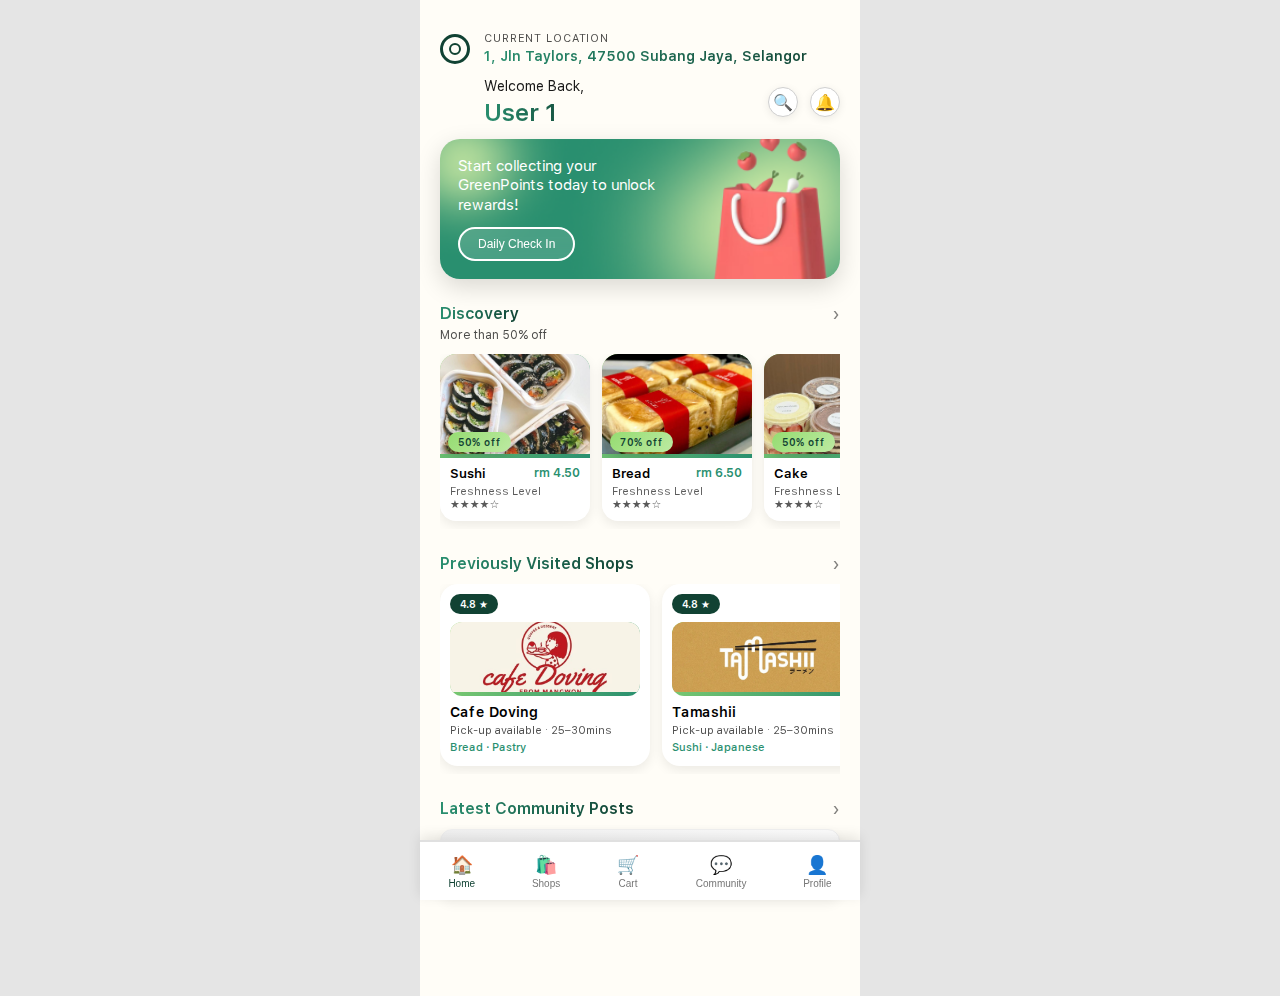
<file: HCI-GroupAssignment2/Replate Code 2/index.html>
<!DOCTYPE html>
<html lang="en">
<head>
  <meta charset="UTF-8" />
  <title>Replate</title>
  <meta name="viewport" content="width=device-width, initial-scale=1.0" />
  <link rel="stylesheet" href="css/styles.css" />
</head>
<body>
  <!-- Canvas for animated visual effects using Canvas 2D API -->
  <canvas id="visual-canvas" width="440" height="100" style="display: none;"></canvas>

  <!-- Green particles visualization for sustainability theme -->
  <div id="particle-container" class="particle-container"></div>

  <!-- App frame to simulate phone width -->
  <div class="app-frame">
    <!-- HOME SCREEN (SCREEN 1) -->
    <div id="home-screen" class="screen">
      <!-- Top area: location + welcome -->
      <header class="top-area">
        <!-- Left: location icon -->
        <div class="location-icon"></div>

        <!-- Right: all top text + buttons so they align nicely -->
        <div class="top-text-block">
          <!-- Row 1: current location -->
          <div class="location-text">
            <p class="location-label">CURRENT LOCATION</p>
                <p class="location-address gradient-text">
                    1, Jln Taylors, 47500 Subang Jaya, Selangor
                </p>
          </div>

          <!-- Row 2: welcome + icons -->
          <div class="top-welcome-row">
            <div class="welcome-left">
              <p class="welcome-subtitle">Welcome Back,</p>
              <p class="welcome-name gradient-text">User 1</p>
            </div>
            <div class="top-icons">
              <button class="icon-circle icon-search" aria-label="Search"></button>
              <button class="icon-circle icon-bell" aria-label="Notifications"></button>
            </div>
          </div>
        </div>
      </header>

      <!-- Main content -->
      <main class="content">
        <!-- Hero banner -->
        <section class="hero-banner">
          <div class="hero-content">
            <p class="hero-title">
              Start collecting your GreenPoints today to unlock rewards!
            </p>
            <button class="hero-button">Daily Check In</button>
          </div>
        </section>

        <!-- Discovery -->
        <section class="discovery">
          <div class="section-header">
            <h2 class="section-title gradient-text">Discovery</h2>
            <span class="section-arrow">&rsaquo;</span>
          </div>
          <p class="section-subtitle">More than 50% off</p>

          <div class="discovery-cards">
            <!-- Sushi card (clickable) -->
            <article id="card-sushi" class="item-card clickable">
              <div class="item-image-wrapper">
                <img
                  src="assets/images/sushi.jpg"
                  alt="Sushi"
                  class="item-image"
                />
                <span class="discount-pill">50% off</span>
              </div>
              <div class="item-info">
                <div class="item-row">
                  <p class="item-name">Sushi</p>
                  <p class="item-price">rm 4.50</p>
                </div>
                <p class="item-meta">Freshness Level ★★★★☆</p>
              </div>
            </article>

            <!-- Bread card (static) -->
            <article class="item-card">
              <div class="item-image-wrapper">
                <img
                  src="assets/images/bread.jpg"
                  alt="Bread"
                  class="item-image"
                />
                <span class="discount-pill">70% off</span>
              </div>
              <div class="item-info">
                <div class="item-row">
                  <p class="item-name">Bread</p>
                  <p class="item-price">rm 6.50</p>
                </div>
                <p class="item-meta">Freshness Level ★★★★☆</p>
              </div>
            </article>

            <!-- Cake card (static) -->
            <article class="item-card">
              <div class="item-image-wrapper">
                <img
                  src="assets/images/cake.jpg"
                  alt="Cake"
                  class="item-image"
                />
                <span class="discount-pill">50% off</span>
              </div>
              <div class="item-info">
                <div class="item-row">
                  <p class="item-name">Cake</p>
                  <p class="item-price">rm 8.00</p>
                </div>
                <p class="item-meta">Freshness Level ★★★★☆</p>
              </div>
            </article>
          </div>
        </section>

        <!-- Previously visited shops -->
        <section class="shops">
          <div class="section-header">
            <h2 class="section-title gradient-text">Previously Visited Shops</h2>
            <span class="section-arrow">&rsaquo;</span>
          </div>

          <div class="shop-cards">
            <!-- Cafe Doving -->
            <article class="shop-card">
              <div class="shop-top">
                <span class="rating-pill">4.8 ★</span>
              </div>
              <div class="shop-logo-wrapper">
                <img
                  src="assets/images/cafe-doving.jpg"
                  alt="Cafe Doving"
                  class="shop-logo"
                />
              </div>
              <div class="shop-info">
                <p class="shop-name">Cafe Doving</p>
                <p class="shop-meta">Pick-up available · 25–30mins</p>
                <p class="shop-tags">Bread · Pastry</p>
              </div>
            </article>

            <!-- Tamashii -->
            <article class="shop-card">
              <div class="shop-top">
                <span class="rating-pill">4.8 ★</span>
              </div>
              <div class="shop-logo-wrapper">
                <img
                  src="assets/images/tamashii.jpg"
                  alt="Tamashii"
                  class="shop-logo"
                />
              </div>
              <div class="shop-info">
                <p class="shop-name">Tamashii</p>
                <p class="shop-meta">Pick-up available · 25–30mins</p>
                <p class="shop-tags">Sushi · Japanese</p>
              </div>
            </article>
          </div>
        </section>

        <!-- Latest community posts -->
        <section class="community">
          <div class="section-header">
            <h2 class="section-title gradient-text">Latest Community Posts</h2>
            <span class="section-arrow">&rsaquo;</span>
          </div>

          <div class="community-card">
            <p class="community-title">
              New food bank collection, available from 9:00pm to 10:00pm.
            </p>
            <p class="community-meta">
              Giving out baked goods from @shop-1
            </p>
          </div>
        </section>
      </main>

      <!-- Bottom navigation -->
      <nav class="bottom-nav">
        <button class="nav-item nav-item-active">
          <span class="nav-icon">🏠</span>
          <span class="nav-label">Home</span>
        </button>
        <button class="nav-item">
          <span class="nav-icon">🛍️</span>
          <span class="nav-label">Shops</span>
        </button>
        <button class="nav-item">
          <span class="nav-icon">🛒</span>
          <span class="nav-label">Cart</span>
        </button>
        <button class="nav-item">
          <span class="nav-icon">💬</span>
          <span class="nav-label">Community</span>
        </button>
        <button class="nav-item">
          <span class="nav-icon">👤</span>
          <span class="nav-label">Profile</span>
        </button>
      </nav>
    </div>

    <!-- ITEM DETAILS OVERLAY (SCREEN 2) -->
    <div id="item-overlay" class="overlay hidden" aria-hidden="true">
      <!-- Background image area -->
      <div class="overlay-image-area">
        <img
          src="assets/images/sushi.jpg"
          alt="Sushi close-up"
          class="overlay-image"
        />

        <div class="overlay-top-bar">
          <button id="btn-back" class="back-button">&larr;</button>
          <span class="overlay-title">Item Details</span>
        </div>
      </div>

      <!-- Bottom sheet content -->
      <div class="overlay-sheet">
        <div class="overlay-sheet-inner">
          <h1 class="item-title">Sushi</h1>
          <p class="item-subtitle">Tamashii</p>

          <div class="price-row">
            <span class="currency gradient-text">RM</span>
            <span id="price-value" class="price-value gradient-text">4.50</span>
            <span class="original-price">Original Price 9.00</span>
          </div>

          <div class="detail-list">
            <div class="detail-row">
              <span class="detail-label">Freshness Level</span>
              <span class="detail-value">★★★★☆</span>
            </div>
            <div class="detail-row">
              <span class="detail-label">Time Prepared</span>
              <span class="detail-value">9:00am</span>
            </div>
            <div class="detail-row">
              <span class="detail-label">Best Before</span>
              <span class="detail-value">9:00pm</span>
            </div>
            <div class="detail-row">
              <span class="detail-label">Microwavable</span>
              <span class="detail-value">✓</span>
            </div>
          </div>

          <div class="description-block">
            <h3 class="description-title">Description</h3>
            <p class="description-text">
              Freshly rolled Tamashii sushi packed with crisp vegetables and rich flavour.
              Perfect for a light, satisfying meal any time of the day.
            </p>
          </div>

          <div class="quantity-row">
            <button id="btn-minus" class="qty-button">−</button>
            <span id="qty-display" class="qty-display">1</span>
            <button id="btn-plus" class="qty-button">+</button>
          </div>

          <button id="btn-add-to-cart" class="add-to-cart-button">
            Add to Cart
          </button>
        </div>
      </div>
    </div>

    <!-- SUCCESS NOTIFICATION (SCREEN 3) -->
    <div
      id="success-notification"
      class="notification hidden"
      aria-hidden="true"
    >
      <div class="notification-card">
        <p class="notif-title">✓ Successfully added to cart!</p>
        <p class="notif-body">Your item has been added to your cart.</p>
        <button id="btn-view-cart" class="notif-link">
          View your cart &rsaquo;
        </button>
      </div>
    </div>
  </div>

  <!-- AUDIO -->
  <audio
    id="sound-click"
    src="assets/audio/mouse-click.mp3"
    preload="auto"
  ></audio>
  <audio
    id="sound-minus"
    src="assets/audio/add-minus.mp3"
    preload="auto"
  ></audio>
  <audio
    id="sound-notification"
    src="assets/audio/notification.mp3"
    preload="auto"
  ></audio>

  <script src="js/main.js"></script>
</body>
</html>
</file>
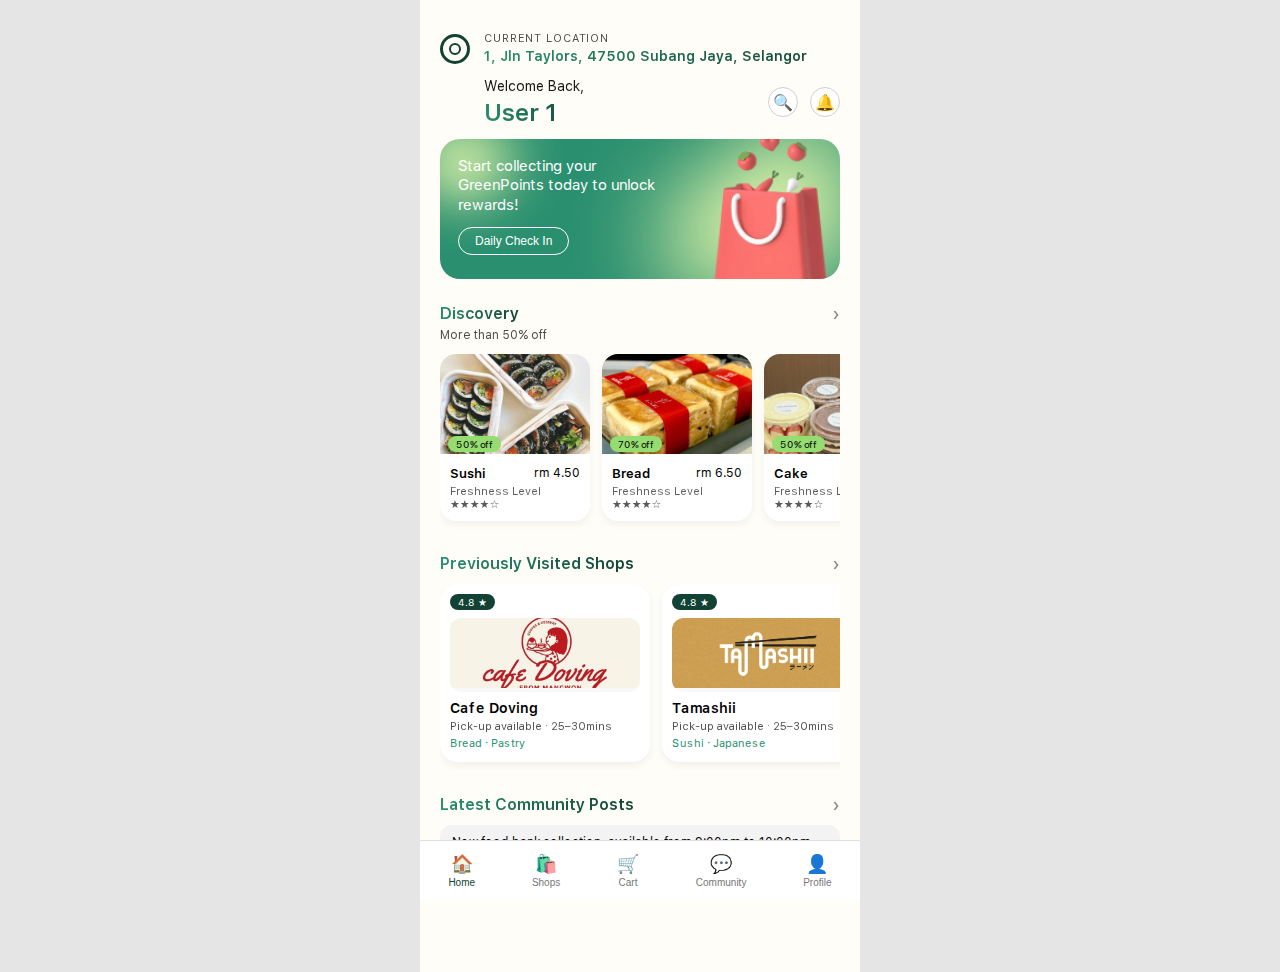
<file: HCI-GroupAssignment2/Replate Code/index.html>
<!DOCTYPE html>
<html lang="en">
<head>
  <meta charset="UTF-8" />
  <title>Replate</title>
  <meta name="viewport" content="width=device-width, initial-scale=1.0" />
  <link rel="stylesheet" href="css/styles.css" />
</head>
<body>
  <!-- App frame to simulate phone width -->
  <div class="app-frame">
    <!-- HOME SCREEN (SCREEN 1) -->
    <div id="home-screen" class="screen">
      <!-- Top area: location + welcome -->
      <header class="top-area">
        <!-- Left: location icon -->
        <div class="location-icon"></div>

        <!-- Right: all top text + buttons so they align nicely -->
        <div class="top-text-block">
          <!-- Row 1: current location -->
          <div class="location-text">
            <p class="location-label">CURRENT LOCATION</p>
                <p class="location-address gradient-text">
                    1, Jln Taylors, 47500 Subang Jaya, Selangor
                </p>
          </div>

          <!-- Row 2: welcome + icons -->
          <div class="top-welcome-row">
            <div class="welcome-left">
              <p class="welcome-subtitle">Welcome Back,</p>
              <p class="welcome-name gradient-text">User 1</p>
            </div>
            <div class="top-icons">
              <button class="icon-circle icon-search" aria-label="Search"></button>
              <button class="icon-circle icon-bell" aria-label="Notifications"></button>
            </div>
          </div>
        </div>
      </header>

      <!-- Main content -->
      <main class="content">
        <!-- Hero banner -->
        <section class="hero-banner">
          <div class="hero-content">
            <p class="hero-title">
              Start collecting your GreenPoints today to unlock rewards!
            </p>
            <button class="hero-button">Daily Check In</button>
          </div>
        </section>

        <!-- Discovery -->
        <section class="discovery">
          <div class="section-header">
            <h2 class="section-title gradient-text">Discovery</h2>
            <span class="section-arrow">&rsaquo;</span>
          </div>
          <p class="section-subtitle">More than 50% off</p>

          <div class="discovery-cards">
            <!-- Sushi card (clickable) -->
            <article id="card-sushi" class="item-card clickable">
              <div class="item-image-wrapper">
                <img
                  src="assets/images/sushi.jpg"
                  alt="Sushi"
                  class="item-image"
                />
                <span class="discount-pill">50% off</span>
              </div>
              <div class="item-info">
                <div class="item-row">
                  <p class="item-name">Sushi</p>
                  <p class="item-price">rm 4.50</p>
                </div>
                <p class="item-meta">Freshness Level ★★★★☆</p>
              </div>
            </article>

            <!-- Bread card (static) -->
            <article class="item-card">
              <div class="item-image-wrapper">
                <img
                  src="assets/images/bread.jpg"
                  alt="Bread"
                  class="item-image"
                />
                <span class="discount-pill">70% off</span>
              </div>
              <div class="item-info">
                <div class="item-row">
                  <p class="item-name">Bread</p>
                  <p class="item-price">rm 6.50</p>
                </div>
                <p class="item-meta">Freshness Level ★★★★☆</p>
              </div>
            </article>

            <!-- Cake card (static) -->
            <article class="item-card">
              <div class="item-image-wrapper">
                <img
                  src="assets/images/cake.jpg"
                  alt="Cake"
                  class="item-image"
                />
                <span class="discount-pill">50% off</span>
              </div>
              <div class="item-info">
                <div class="item-row">
                  <p class="item-name">Cake</p>
                  <p class="item-price">rm 8.00</p>
                </div>
                <p class="item-meta">Freshness Level ★★★★☆</p>
              </div>
            </article>
          </div>
        </section>

        <!-- Previously visited shops -->
        <section class="shops">
          <div class="section-header">
            <h2 class="section-title gradient-text">Previously Visited Shops</h2>
            <span class="section-arrow">&rsaquo;</span>
          </div>

          <div class="shop-cards">
            <!-- Cafe Doving -->
            <article class="shop-card">
              <div class="shop-top">
                <span class="rating-pill">4.8 ★</span>
              </div>
              <div class="shop-logo-wrapper">
                <img
                  src="assets/images/cafe-doving.jpg"
                  alt="Cafe Doving"
                  class="shop-logo"
                />
              </div>
              <div class="shop-info">
                <p class="shop-name">Cafe Doving</p>
                <p class="shop-meta">Pick-up available · 25–30mins</p>
                <p class="shop-tags">Bread · Pastry</p>
              </div>
            </article>

            <!-- Tamashii -->
            <article class="shop-card">
              <div class="shop-top">
                <span class="rating-pill">4.8 ★</span>
              </div>
              <div class="shop-logo-wrapper">
                <img
                  src="assets/images/tamashii.jpg"
                  alt="Tamashii"
                  class="shop-logo"
                />
              </div>
              <div class="shop-info">
                <p class="shop-name">Tamashii</p>
                <p class="shop-meta">Pick-up available · 25–30mins</p>
                <p class="shop-tags">Sushi · Japanese</p>
              </div>
            </article>
          </div>
        </section>

        <!-- Latest community posts -->
        <section class="community">
          <div class="section-header">
            <h2 class="section-title gradient-text">Latest Community Posts</h2>
            <span class="section-arrow">&rsaquo;</span>
          </div>

          <div class="community-card">
            <p class="community-title">
              New food bank collection, available from 9:00pm to 10:00pm.
            </p>
            <p class="community-meta">
              Giving out baked goods from @shop-1
            </p>
          </div>
        </section>
      </main>

      <!-- Bottom navigation -->
      <nav class="bottom-nav">
        <button class="nav-item nav-item-active">
          <span class="nav-icon">🏠</span>
          <span class="nav-label">Home</span>
        </button>
        <button class="nav-item">
          <span class="nav-icon">🛍️</span>
          <span class="nav-label">Shops</span>
        </button>
        <button class="nav-item">
          <span class="nav-icon">🛒</span>
          <span class="nav-label">Cart</span>
        </button>
        <button class="nav-item">
          <span class="nav-icon">💬</span>
          <span class="nav-label">Community</span>
        </button>
        <button class="nav-item">
          <span class="nav-icon">👤</span>
          <span class="nav-label">Profile</span>
        </button>
      </nav>
    </div>

    <!-- ITEM DETAILS OVERLAY (SCREEN 2) -->
    <div id="item-overlay" class="overlay hidden" aria-hidden="true">
      <!-- Background image area -->
      <div class="overlay-image-area">
        <img
          src="assets/images/sushi.jpg"
          alt="Sushi close-up"
          class="overlay-image"
        />

        <div class="overlay-top-bar">
          <button id="btn-back" class="back-button">&larr;</button>
          <span class="overlay-title">Item Details</span>
        </div>
      </div>

      <!-- Bottom sheet content -->
      <div class="overlay-sheet">
        <div class="overlay-sheet-inner">
          <h1 class="item-title">Sushi</h1>
          <p class="item-subtitle">Tamashii</p>

          <div class="price-row">
            <span class="currency gradient-text">RM</span>
            <span id="price-value" class="price-value gradient-text">4.50</span>
            <span class="original-price">Original Price 9.00</span>
          </div>

          <div class="detail-list">
            <div class="detail-row">
              <span class="detail-label">Freshness Level</span>
              <span class="detail-value">★★★★☆</span>
            </div>
            <div class="detail-row">
              <span class="detail-label">Time Prepared</span>
              <span class="detail-value">9:00am</span>
            </div>
            <div class="detail-row">
              <span class="detail-label">Best Before</span>
              <span class="detail-value">9:00pm</span>
            </div>
            <div class="detail-row">
              <span class="detail-label">Microwavable</span>
              <span class="detail-value">✓</span>
            </div>
          </div>

          <div class="description-block">
            <h3 class="description-title">Description</h3>
            <p class="description-text">
              Freshly rolled Tamashii sushi packed with crisp vegetables and rich flavour.
              Perfect for a light, satisfying meal any time of the day.
            </p>
          </div>

          <div class="quantity-row">
            <button id="btn-minus" class="qty-button">−</button>
            <span id="qty-display" class="qty-display">1</span>
            <button id="btn-plus" class="qty-button">+</button>
          </div>

          <button id="btn-add-to-cart" class="add-to-cart-button">
            Add to Cart
          </button>
        </div>
      </div>
    </div>

    <!-- SUCCESS NOTIFICATION (SCREEN 3) -->
    <div
      id="success-notification"
      class="notification hidden"
      aria-hidden="true"
    >
      <div class="notification-card">
        <p class="notif-title">✓ Successfully added to cart!</p>
        <p class="notif-body">Your item has been added to your cart.</p>
        <button id="btn-view-cart" class="notif-link">
          View your cart &rsaquo;
        </button>
      </div>
    </div>
  </div>

  <!-- AUDIO -->
  <audio
    id="sound-click"
    src="assets/audio/mouse-click.mp3"
    preload="auto"
  ></audio>
  <audio
    id="sound-minus"
    src="assets/audio/add-minus.mp3"
    preload="auto"
  ></audio>
  <audio
    id="sound-notification"
    src="assets/audio/notification.mp3"
    preload="auto"
  ></audio>

  <script src="js/main.js"></script>
</body>
</html>
</file>
<file: HCI-GroupAssignment2/Replate Code 2/css/styles.css>
:root {
  --bg: #fffdf7;
  --white: #ffffff;
  --textbox-white: #f3f3f3;
  --dark-green: #114233;
  --light-green: #298f6f;
  --yellow: #f3ffb0;
  --lime: #bdeaa2;
  --dark-lime: #95dc71;
  --text-main: #114233;
}

/* Gradient text used for headings */
.gradient-text {
  background: linear-gradient(90deg, var(--light-green), var(--dark-green));
  -webkit-background-clip: text;
  background-clip: text;
  color: transparent;
}

/* ===================== FONTS ===================== */

@font-face {
  font-family: "SF Pro";
  src: url("../assets/fonts/FontsFree-Net-SFProText-Regular-1.ttf")
    format("truetype");
  font-weight: 400;
  font-style: normal;
}

@font-face {
  font-family: "SF Pro";
  src: url("../assets/fonts/FontsFree-Net-SFProText-Medium-1.ttf")
    format("truetype");
  font-weight: 500;
  font-style: normal;
}

@font-face {
  font-family: "SF Pro";
  src: url("../assets/fonts/FontsFree-Net-SFProText-Semibold-1.ttf")
    format("truetype");
  font-weight: 600;
  font-style: normal;
}

@font-face {
  font-family: "SF Pro";
  src: url("../assets/fonts/FontsFree-Net-SFProText-Bold-1.ttf")
    format("truetype");
  font-weight: 700;
  font-style: normal;
}

@font-face {
  font-family: "Sofia Sans";
  src: url("../assets/fonts/SofiaSans-Bold.ttf") format("truetype");
  font-weight: 700;
  font-style: normal;
}

/* ===================== GLOBAL ===================== */

*,
*::before,
*::after {
  box-sizing: border-box;
}

body {
  margin: 0;
  font-family: "SF Pro", system-ui, -apple-system, BlinkMacSystemFont,
    "Segoe UI", sans-serif;
  background-color: #e5e5e5;
  display: flex;
  justify-content: center;
}

.app-frame {
  max-width: 440px;
  width: 100%;
  min-height: 100vh;
  background-color: var(--bg);
  position: relative;
  overflow: hidden;
}

.screen {
  min-height: 100vh;
  padding-bottom: 72px;
}

.hidden {
  display: none;
}

.overlay.hidden,
.notification.hidden {
  display: none;
}

/* ===================== PARTICLE EFFECTS ===================== */

.particle-container {
  position: fixed;
  top: 0;
  left: 0;
  width: 100%;
  height: 100%;
  pointer-events: none;
  z-index: 5;
}

.particle {
  position: absolute;
  border-radius: 50%;
  pointer-events: none;
  filter: drop-shadow(0 0 3px rgba(41, 143, 111, 0.5));
}

.particle.burst {
  animation: burstParticle 0.8s ease-out forwards;
}

@keyframes burstParticle {
  0% {
    transform: translate(0, 0) scale(1);
    opacity: 1;
  }
  100% {
    transform: translate(var(--tx), var(--ty)) scale(0);
    opacity: 0;
  }
}

.particle.ripple {
  border: 2px solid #298f6f;
  background: transparent;
  animation: rippleEffect 0.8s ease-out forwards;
}

@keyframes rippleEffect {
  0% {
    transform: scale(0);
    opacity: 1;
  }
  100% {
    transform: scale(1);
    opacity: 0;
  }
}

.particle.glow {
  animation: glowPulse 0.6s ease-out forwards;
}

@keyframes glowPulse {
  0% {
    transform: scale(1);
    opacity: 1;
    filter: drop-shadow(0 0 8px rgba(41, 143, 111, 1));
  }
  100% {
    transform: scale(0.1);
    opacity: 0;
    filter: drop-shadow(0 0 0 rgba(41, 143, 111, 0));
  }
}

/* ===================== ANIMATIONS ===================== */

@keyframes pulse {
  0%, 100% { 
    opacity: 1;
    transform: scale(1);
  }
  50% { 
    opacity: 0.7;
    transform: scale(1.02);
  }
}

@keyframes fadeIn {
  from { 
    opacity: 0;
    transform: scale(0.95);
  }
  to { 
    opacity: 1;
    transform: scale(1);
  }
}

@keyframes slideUp {
  from {
    opacity: 0;
    transform: translateY(20px);
  }
  to {
    opacity: 1;
    transform: translateY(0);
  }
}

@keyframes bounce {
  0%, 100% { transform: translateY(0); }
  50% { transform: translateY(-10px); }
}

@keyframes shimmer {
  0% { background-position: -1000px 0; }
  100% { background-position: 1000px 0; }
}

@keyframes glow {
  0%, 100% { box-shadow: 0 0 5px rgba(41, 143, 111, 0.5); }
  50% { box-shadow: 0 0 20px rgba(41, 143, 111, 0.9); }
}

/* ===================== ENHANCED INTERACTIVE ELEMENTS ===================== */

.hero-button,
.qty-button,
.add-to-cart-button,
.nav-item,
.icon-circle,
.back-button {
  transition: all 0.3s cubic-bezier(0.34, 1.56, 0.64, 1);
  position: relative;
  cursor: pointer;
}

.hero-button:hover,
.qty-button:hover,
.add-to-cart-button:hover,
.icon-circle:hover {
  transform: scale(1.12);
  filter: brightness(1.1);
}

.hero-button:active,
.qty-button:active,
.add-to-cart-button:active,
.icon-circle:active {
  transform: scale(0.92);
}

.qty-button {
  position: relative;
  overflow: hidden;
}

.qty-button::before {
  content: '';
  position: absolute;
  top: 50%;
  left: 50%;
  width: 0;
  height: 0;
  border-radius: 50%;
  background: rgba(255, 255, 255, 0.3);
  transform: translate(-50%, -50%);
  transition: width 0.6s, height 0.6s;
}

.qty-button:active::before {
  width: 100px;
  height: 100px;
}

.add-to-cart-button {
  overflow: hidden;
  position: relative;
}

.add-to-cart-button::after {
  content: '';
  position: absolute;
  top: 0;
  left: -100%;
  width: 100%;
  height: 100%;
  background: linear-gradient(90deg, transparent, rgba(255, 255, 255, 0.3), transparent);
  transition: left 0.5s;
}

.add-to-cart-button:hover::after {
  left: 100%;
}

.clickable {
  cursor: pointer;
  transition: all 0.3s ease;
}

.clickable:hover {
  box-shadow: 0 12px 24px rgba(41, 143, 111, 0.25);
  transform: translateY(-4px);
}

.notification-card {
  animation: slideUp 0.5s cubic-bezier(0.34, 1.56, 0.64, 1),
             pulse 0.8s ease-out;
  box-shadow: 0 20px 40px rgba(0, 0, 0, 0.2);
}

.overlay:not(.hidden) {
  animation: fadeIn 0.4s ease-out;
}

.overlay-image-area {
  animation: slideUp 0.5s ease-out;
}

.overlay-sheet {
  animation: slideUp 0.5s cubic-bezier(0.34, 1.56, 0.64, 1);
}

/* ===================== TOP AREA ===================== */

.top-area {
  padding: 32px 20px 0;
  display: flex;
  align-items: flex-start;
}

.location-icon {
  width: 30px;
  height: 30px;
  border-radius: 50%;
  border: 3px solid var(--dark-green);
  position: relative;
  flex-shrink: 0;
  margin-top: 2px;
  margin-right: 14px;
  animation: glow 2s ease-in-out infinite;
}

.location-icon::after {
  content: "";
  position: absolute;
  width: 12px;
  height: 12px;
  border-radius: 50%;
  border: 2px solid var(--dark-green);
  background-color: var(--bg);
  top: 50%;
  left: 50%;
  transform: translate(-50%, -50%);
}

.top-text-block {
  margin-left: 0;
  flex: 1;
}

.location-text {
  margin-bottom: 12px;
}

.location-label {
  font-size: 11px;
  text-transform: uppercase;
  letter-spacing: 0.08em;
  margin: 0 0 2px;
  opacity: 0.7;
}

.location-address {
  font-size: 14px;
  line-height: 1.35;
  margin: 0;
  font-weight: 600;
}

.top-welcome-row {
  display: flex;
  justify-content: space-between;
  align-items: center;
}

.welcome-left {
  display: flex;
  flex-direction: column;
}

.welcome-subtitle {
  margin: 0;
  font-size: 14px;
  opacity: 0.9;
}

.welcome-name {
  margin: 4px 0 0;
  font-size: 24px;
  font-weight: 600;
  animation: slideUp 0.6s ease-out;
}

.top-icons {
  display: flex;
  gap: 12px;
}

.icon-circle {
  width: 30px;
  height: 30px;
  border-radius: 50%;
  border: 1px solid #d0d0d0;
  background: #ffffff;
  display: flex;
  align-items: center;
  justify-content: center;
  padding: 0;
  box-shadow: 0 2px 8px rgba(0, 0, 0, 0.08);
}

.icon-circle:hover {
  box-shadow: 0 4px 16px rgba(41, 143, 111, 0.2);
}

.icon-search::before {
  content: "🔍";
  font-size: 16px;
}

.icon-bell::before {
  content: "🔔";
  font-size: 16px;
}

.icon-bell:hover::before {
  animation: bounce 0.6s ease;
}

/* ===================== CONTENT ===================== */

.content {
  padding: 0 20px 24px;
}

.hero-banner {
  margin: 12px 0 0;
  border-radius: 20px;
  overflow: hidden;
  position: relative;
  height: 140px;
  background-image: url("../assets/images/Daily-check-in.png");
  background-size: cover;
  background-position: center;
  color: #ffffff;
  box-shadow: 0 8px 24px rgba(0, 0, 0, 0.15);
  animation: slideUp 0.7s ease-out;
}

.hero-banner::before {
  content: '';
  position: absolute;
  top: 0;
  left: 0;
  right: 0;
  bottom: 0;
  background: linear-gradient(135deg, transparent 0%, rgba(255, 255, 255, 0.1) 100%);
  opacity: 0;
  animation: fadeIn 1.2s ease-out 0.3s forwards;
}

.hero-content {
  position: absolute;
  left: 18px;
  top: 18px;
  max-width: 220px;
}

.hero-title {
  margin: 0 0 12px;
  font-size: 15px;
  line-height: 1.3;
}

.hero-button {
  border: 2px solid #ffffff;
  background: rgba(255, 255, 255, 0.15);
  color: #ffffff;
  font-size: 12px;
  padding: 8px 18px;
  border-radius: 999px;
  backdrop-filter: blur(10px);
  font-weight: 500;
}

.hero-button:hover {
  background: rgba(255, 255, 255, 0.3);
  box-shadow: 0 4px 12px rgba(255, 255, 255, 0.2);
}

/* ===================== SECTIONS ===================== */

.section-header {
  margin-top: 24px;
  display: flex;
  align-items: center;
  justify-content: space-between;
  animation: slideUp 0.6s ease-out;
}

.section-title {
  margin: 0;
  font-size: 16px;
  font-weight: 600;
}

.section-arrow {
  font-size: 18px;
  opacity: 0.5;
  transition: all 0.3s ease;
}

.section-header:hover .section-arrow {
  opacity: 1;
  transform: translateX(4px);
}

.section-subtitle {
  margin: 4px 0 12px;
  font-size: 12px;
  opacity: 0.7;
}

/* Discovery cards */
.discovery-cards {
  display: flex;
  gap: 12px;
  overflow-x: auto;
  padding-bottom: 8px;
}

.discovery-cards::-webkit-scrollbar {
  display: none;
}

.item-card {
  background-color: var(--white);
  border-radius: 16px;
  width: 150px;
  box-shadow: 0 4px 12px rgba(0, 0, 0, 0.08);
  overflow: hidden;
  flex-shrink: 0;
  transition: all 0.4s cubic-bezier(0.34, 1.56, 0.64, 1);
}

.item-card:hover {
  box-shadow: 0 12px 24px rgba(41, 143, 111, 0.2);
  transform: translateY(-8px);
}

.item-image-wrapper {
  position: relative;
  overflow: hidden;
  background: linear-gradient(135deg, #95dc71, #298f6f);
}

.item-image {
  width: 100%;
  height: 100px;
  object-fit: cover;
  transition: transform 0.4s ease;
}

.item-card:hover .item-image {
  transform: scale(1.1);
}

.discount-pill {
  position: absolute;
  left: 8px;
  bottom: 6px;
  font-size: 10px;
  padding: 4px 10px;
  border-radius: 999px;
  background: linear-gradient(135deg, #95dc71, #bdeaa2);
  color: #114233;
  font-weight: 600;
  box-shadow: 0 4px 12px rgba(0, 0, 0, 0.15);
  animation: bounce 0.8s ease infinite;
}

.item-info {
  padding: 8px 10px 10px;
}

.item-row {
  display: flex;
  justify-content: space-between;
  align-items: center;
}

.item-name {
  margin: 0;
  font-size: 13px;
  font-weight: 600;
}

.item-price {
  margin: 0;
  font-size: 12px;
  text-transform: lowercase;
  color: var(--light-green);
  font-weight: 600;
}

.item-meta {
  margin: 4px 0 0;
  font-size: 11px;
  opacity: 0.65;
}

/* ===================== SHOPS ===================== */

.shop-cards {
  display: flex;
  gap: 12px;
  margin-top: 10px;
  overflow-x: auto;
  padding-bottom: 8px;
}

.shop-cards::-webkit-scrollbar {
  display: none;
}

.shop-card {
  background-color: var(--white);
  border-radius: 18px;
  width: 210px;
  box-shadow: 0 4px 12px rgba(0, 0, 0, 0.08);
  flex-shrink: 0;
  padding: 10px 10px 12px;
  position: relative;
  transition: all 0.4s cubic-bezier(0.34, 1.56, 0.64, 1);
}

.shop-card:hover {
  box-shadow: 0 12px 28px rgba(41, 143, 111, 0.25);
  transform: translateY(-6px);
}

.shop-top {
  display: flex;
  justify-content: flex-start;
}

.rating-pill {
  font-size: 10px;
  padding: 4px 10px;
  border-radius: 999px;
  background-color: var(--dark-green);
  color: #ffffff;
  font-weight: 600;
  animation: glow 2s ease-in-out infinite;
}

.shop-logo-wrapper {
  margin-top: 8px;
  background: linear-gradient(135deg, #95dc71, #298f6f);
  border-radius: 12px;
  overflow: hidden;
}

.shop-logo {
  width: 100%;
  height: 70px;
  object-fit: cover;
  transition: transform 0.4s ease;
}

.shop-card:hover .shop-logo {
  transform: scale(1.08);
}

.shop-info {
  margin-top: 8px;
}

.shop-name {
  margin: 0;
  font-size: 14px;
  font-weight: 600;
}

.shop-meta {
  margin: 4px 0 0;
  font-size: 11px;
  opacity: 0.7;
}

.shop-tags {
  margin: 4px 0 0;
  font-size: 11px;
  color: var(--light-green);
  font-weight: 500;
}

/* ===================== COMMUNITY ===================== */

.community-card {
  margin-top: 10px;
  padding: 12px 14px;
  border-radius: 12px;
  background: linear-gradient(135deg, var(--textbox-white) 0%, #ffffff 100%);
  border: 1px solid #f0f0f0;
  box-shadow: 0 4px 12px rgba(0, 0, 0, 0.05);
  transition: all 0.3s ease;
  animation: slideUp 0.6s ease-out;
}

.community-card:hover {
  box-shadow: 0 8px 20px rgba(41, 143, 111, 0.15);
  transform: translateX(4px);
}

.community-title {
  margin: 0 0 4px;
  font-size: 12px;
  font-weight: 500;
}

.community-meta {
  margin: 0;
  font-size: 11px;
  opacity: 0.7;
}

/* ===================== BOTTOM NAV ===================== */

.bottom-nav {
  position: fixed;
  bottom: 0;
  left: 50%;
  transform: translateX(-50%);
  max-width: 440px;
  width: 100%;
  height: 60px;
  background-color: var(--white);
  border-top: 2px solid #e0e0e0;
  display: flex;
  justify-content: space-around;
  align-items: center;
  box-shadow: 0 -4px 12px rgba(0, 0, 0, 0.1);
}

.nav-item {
  border: none;
  background: none;
  display: flex;
  flex-direction: column;
  align-items: center;
  font-size: 10px;
  color: #777;
}

.nav-item:hover {
  color: var(--light-green);
  transform: scale(1.15);
}

.nav-icon {
  font-size: 18px;
  margin-bottom: 2px;
  transition: transform 0.3s ease;
}

.nav-item:hover .nav-icon {
  transform: scale(1.2);
}

.nav-item-active {
  color: var(--dark-green);
  font-weight: 500;
}

.nav-item-active .nav-icon {
  animation: bounce 0.6s ease;
}

/* ===================== OVERLAY (SCREEN 2) ===================== */

.overlay {
  position: fixed;
  inset: 0;
  display: flex;
  flex-direction: column;
  margin: 0 auto;
  max-width: 440px;
  z-index: 20;
  background: rgba(0, 0, 0, 0.5);
}

.overlay-image-area {
  position: relative;
  height: 38%;
  background: linear-gradient(135deg, #1a1a1a 0%, #333 100%);
  overflow: hidden;
}

.overlay-image-area::after {
  content: "";
  position: absolute;
  left: 0;
  top: 0;
  right: 0;
  height: 120px;
  background: linear-gradient(to bottom, rgba(0, 0, 0, 0.45), rgba(0, 0, 0, 0));
  pointer-events: none;
}

.overlay-image {
  width: 100%;
  height: 100%;
  object-fit: cover;
  animation: zoom 0.6s ease-out;
}

@keyframes zoom {
  from {
    transform: scale(1.05);
    filter: blur(5px);
  }
  to {
    transform: scale(1);
    filter: blur(0);
  }
}

.overlay-top-bar {
  position: absolute;
  top: 24px;
  left: 16px;
  right: 16px;
  display: flex;
  align-items: center;
  gap: 10px;
  color: #ffffff;
  text-shadow: 0 2px 8px rgba(0, 0, 0, 0.6);
}

.back-button {
  width: 36px;
  height: 36px;
  border-radius: 999px;
  border: none;
  background: rgba(255, 255, 255, 0.25);
  color: #ffffff;
  font-size: 18px;
  backdrop-filter: blur(10px);
  box-shadow: 0 4px 12px rgba(0, 0, 0, 0.3);
}

.back-button:hover {
  background: rgba(255, 255, 255, 0.35);
  box-shadow: 0 6px 16px rgba(0, 0, 0, 0.4);
}

.overlay-title {
  font-size: 16px;
  font-weight: 500;
}

.overlay-sheet {
  flex: 1;
  background: linear-gradient(180deg, var(--bg) 0%, #ffffff 100%);
  border-top-left-radius: 24px;
  border-top-right-radius: 24px;
  margin-top: -16px;
  box-shadow: 0 -4px 24px rgba(0, 0, 0, 0.15);
}

.overlay-sheet-inner {
  padding: 26px 20px 28px;
  height: 100%;
  overflow-y: auto;
}

.item-title {
  margin: 0;
  font-size: 28px;
  font-weight: 700;
  animation: slideUp 0.5s ease-out;
}

.item-subtitle {
  margin: 4px 0 14px;
  font-size: 14px;
  opacity: 0.8;
  animation: slideUp 0.6s ease-out 0.1s backwards;
}

.price-row {
  display: flex;
  align-items: baseline;
  gap: 8px;
  margin: 12px 0 16px;
  animation: slideUp 0.6s ease-out 0.2s backwards;
}

.currency {
  font-size: 14px;
  font-weight: 600;
  display: inline-block;
}

.price-value {
  font-size: 28px;
  font-weight: 800;
  display: inline-block;
  background: linear-gradient(135deg, var(--light-green), var(--dark-green));
  -webkit-background-clip: text;
  background-clip: text;
  color: transparent;
}

.original-price {
  margin-left: auto;
  font-size: 12px;
  opacity: 0.6;
  text-decoration: line-through;
}

.detail-list {
  border-radius: 14px;
  overflow: hidden;
  background-color: var(--white);
  border: 1px solid #e8e8e8;
  margin-bottom: 16px;
  box-shadow: 0 4px 12px rgba(0, 0, 0, 0.06);
  animation: slideUp 0.6s ease-out 0.3s backwards;
}

.detail-row {
  display: flex;
  justify-content: space-between;
  padding: 10px 14px;
  font-size: 13px;
  transition: background 0.2s ease;
}

.detail-row:hover {
  background: #f9f9f9;
}

.detail-row + .detail-row {
  border-top: 1px solid #f0f0f0;
}

.detail-label {
  opacity: 0.8;
  font-weight: 500;
}

.detail-value {
  font-weight: 600;
  color: var(--dark-green);
}

.description-block {
  margin-top: 14px;
  animation: slideUp 0.6s ease-out 0.4s backwards;
}

.description-title {
  margin: 0 0 6px;
  font-size: 14px;
  font-weight: 700;
}

.description-text {
  margin: 0;
  font-size: 13px;
  line-height: 1.6;
  opacity: 0.9;
  color: #555;
}

.quantity-row {
  display: flex;
  align-items: center;
  justify-content: center;
  gap: 28px;
  margin: 26px 0 16px;
  animation: slideUp 0.6s ease-out 0.5s backwards;
}

.qty-button {
  width: 50px;
  height: 50px;
  border-radius: 50%;
  border: none;
  font-size: 26px;
  font-weight: 700;
  background: linear-gradient(135deg, #298f6f, #1a7a5a);
  color: #ffffff;
  box-shadow: 0 6px 16px rgba(41, 143, 111, 0.25);
  display: flex;
  align-items: center;
  justify-content: center;
}

.qty-button:hover {
  box-shadow: 0 8px 24px rgba(41, 143, 111, 0.4);
}

.qty-button:active {
  box-shadow: 0 2px 8px rgba(41, 143, 111, 0.3);
}

.qty-display {
  font-size: 20px;
  font-weight: 700;
  min-width: 40px;
  text-align: center;
  animation: slideUp 0.6s ease-out 0.5s backwards;
}

.add-to-cart-button {
  width: 100%;
  padding: 14px 0;
  border-radius: 12px;
  border: none;
  background: linear-gradient(135deg, #298f6f, #1a7a5a);
  color: #ffffff;
  font-size: 16px;
  font-weight: 700;
  margin-top: 8px;
  box-shadow: 0 8px 20px rgba(41, 143, 111, 0.3);
  animation: slideUp 0.6s ease-out 0.6s backwards;
  letter-spacing: 0.5px;
}

.add-to-cart-button:hover {
  box-shadow: 0 12px 28px rgba(41, 143, 111, 0.4);
  transform: translateY(-2px);
}

/* ===================== NOTIFICATION (SCREEN 3) ===================== */

.notification {
  position: fixed;
  inset: 0;
  display: flex;
  justify-content: center;
  align-items: center;
  max-width: 440px;
  margin: 0 auto;
  z-index: 30;
  background: rgba(0, 0, 0, 0.5);
  backdrop-filter: blur(5px);
}

.notification-card {
  background: linear-gradient(135deg, #ffffff 0%, #f5f5f5 100%);
  border-radius: 20px;
  padding: 24px 28px;
  box-shadow: 0 20px 60px rgba(0, 0, 0, 0.3);
  text-align: center;
  border: 1px solid rgba(255, 255, 255, 0.8);
}

.notif-title {
  margin: 0 0 8px;
  font-size: 18px;
  font-weight: 700;
  color: var(--dark-green);
  animation: slideUp 0.5s ease-out;
}

.notif-title::before {
  content: '✓';
  display: inline-block;
  margin-right: 8px;
  font-size: 20px;
  animation: popIn 0.6s cubic-bezier(0.34, 1.56, 0.64, 1);
}

@keyframes popIn {
  0% {
    transform: scale(0);
  }
  50% {
    transform: scale(1.2);
  }
  100% {
    transform: scale(1);
  }
}

.notif-body {
  margin: 0 0 14px;
  font-size: 14px;
  opacity: 0.8;
  animation: slideUp 0.6s ease-out 0.1s backwards;
}

.notif-link {
  border: none;
  background: linear-gradient(135deg, #298f6f, #1a7a5a);
  color: #ffffff;
  font-size: 14px;
  font-weight: 600;
  cursor: pointer;
  padding: 10px 20px;
  border-radius: 999px;
  transition: all 0.3s ease;
  box-shadow: 0 4px 12px rgba(41, 143, 111, 0.2);
  animation: slideUp 0.6s ease-out 0.2s backwards;
}

.notif-link:hover {
  box-shadow: 0 8px 20px rgba(41, 143, 111, 0.35);
  transform: translateY(-2px);
}
</file>
<file: HCI-GroupAssignment2/Replate Code/css/styles.css>
:root {
  --bg: #fffdf7;
  --white: #ffffff;
  --textbox-white: #f3f3f3;
  --dark-green: #114233;
  --light-green: #298f6f;
  --yellow: #f3ffb0;
  --lime: #bdeaa2;
  --dark-lime: #95dc71;
  --text-main: #114233;
}

/* Gradient text used for headings */
.gradient-text {
  background: linear-gradient(90deg, var(--light-green), var(--dark-green));
  -webkit-background-clip: text;
  background-clip: text;
  color: transparent;
}

/* ===================== FONTS ===================== */

@font-face {
  font-family: "SF Pro";
  src: url("../assets/fonts/FontsFree-Net-SFProText-Regular-1.ttf")
    format("truetype");
  font-weight: 400;
  font-style: normal;
}

@font-face {
  font-family: "SF Pro";
  src: url("../assets/fonts/FontsFree-Net-SFProText-Medium-1.ttf")
    format("truetype");
  font-weight: 500;
  font-style: normal;
}

@font-face {
  font-family: "SF Pro";
  src: url("../assets/fonts/FontsFree-Net-SFProText-Semibold-1.ttf")
    format("truetype");
  font-weight: 600;
  font-style: normal;
}

@font-face {
  font-family: "SF Pro";
  src: url("../assets/fonts/FontsFree-Net-SFProText-Bold-1.ttf")
    format("truetype");
  font-weight: 700;
  font-style: normal;
}

@font-face {
  font-family: "Sofia Sans";
  src: url("../assets/fonts/SofiaSans-Bold.ttf") format("truetype");
  font-weight: 700;
  font-style: normal;
}

/* ===================== GLOBAL ===================== */

*,
*::before,
*::after {
  box-sizing: border-box;
}

body {
  margin: 0;
  font-family: "SF Pro", system-ui, -apple-system, BlinkMacSystemFont,
    "Segoe UI", sans-serif;
  background-color: #e5e5e5; /* frame around the phone */
  display: flex;
  justify-content: center;
}

/* Phone frame */
.app-frame {
  max-width: 440px;
  width: 100%;
  min-height: 100vh;
  background-color: var(--bg);
  position: relative;
}

/* Scrollable content screen */
.screen {
  min-height: 100vh;
  padding-bottom: 72px; /* space for bottom nav */
}

/* Utility */
.hidden {
  display: none;
}

/* Force overlays + notification to disappear when they have .hidden */
.overlay.hidden,
.notification.hidden {
  display: none;
}

/* ===================== TOP AREA ===================== */

.top-area {
  padding: 32px 20px 0;
  display: flex;
  align-items: flex-start;
}

/* Location icon on the far left */
.location-icon {
  width: 30px;
  height: 30px;
  border-radius: 50%;
  border: 3px solid var(--dark-green);
  position: relative;
  flex-shrink: 0;
  margin-top: 2px;
  margin-right: 14px; /* space between icon and text */
}

/* inner ring */
.location-icon::after {
  content: "";
  position: absolute;
  width: 12px;
  height: 12px;
  border-radius: 50%;
  border: 2px solid var(--dark-green);
  background-color: var(--bg);
  top: 50%;
  left: 50%;
  transform: translate(-50%, -50%);
}

/* Right side: everything that should align with content left padding */
.top-text-block {
  margin-left: 0;   /* remove extra indent */
  flex: 1;
}

/* Location text */
.location-text {
  margin-bottom: 12px;
}

.location-label {
  font-size: 11px;
  text-transform: uppercase;
  letter-spacing: 0.08em;
  margin: 0 0 2px;
  opacity: 0.7;
}

.location-address {
  font-size: 14px;        /* slightly bigger */
  line-height: 1.35;
  margin: 0;
  font-weight: 600;
}

/* Row: Welcome text + icons */
.top-welcome-row {
  display: flex;
  justify-content: space-between;
  align-items: center;
}

.welcome-left {
  display: flex;
  flex-direction: column;
}

.welcome-subtitle {
  margin: 0;
  font-size: 14px;
  opacity: 0.9;
}

.welcome-name {
  margin: 4px 0 0;
  font-size: 24px;
  font-weight: 600;
}

/* Icons on the right */
.top-icons {
  display: flex;
  gap: 12px;
}

.icon-circle {
  width: 30px;
  height: 30px;
  border-radius: 50%;
  border: 1px solid #d0d0d0;
  background: #ffffff;
  display: flex;
  align-items: center;
  justify-content: center;
  padding: 0;
}

/* emoji icons */
.icon-search::before {
  content: "🔍";
  font-size: 16px;
}

.icon-bell::before {
  content: "🔔";
  font-size: 16px;
}

/* ===================== CONTENT ===================== */

.content {
  padding: 0 20px 24px;
}

/* Hero banner */
.hero-banner {
  margin: 12px 0 0; /* no extra side margin so it aligns with content */
  border-radius: 20px;
  overflow: hidden;
  position: relative;
  height: 140px;
  background-image: url("../assets/images/Daily-check-in.png");
  background-size: cover;
  background-position: center;
  color: #ffffff;
}

.hero-content {
  position: absolute;
  left: 18px;
  top: 18px;
  max-width: 220px;
}

.hero-title {
  margin: 0 0 12px;
  font-size: 15px;
  line-height: 1.3;
}

.hero-button {
  border: 1px solid #ffffff;
  background: transparent;
  color: #ffffff;
  font-size: 12px;
  padding: 6px 16px;
  border-radius: 999px;
}

/* Section headers */
.section-header {
  margin-top: 24px;
  display: flex;
  align-items: center;
  justify-content: space-between;
}

.section-title {
  margin: 0;
  font-size: 16px;
  font-weight: 600;
}

.section-arrow {
  font-size: 18px;
  opacity: 0.5;
}

.section-subtitle {
  margin: 4px 0 12px;
  font-size: 12px;
  opacity: 0.7;
}

/* Discovery cards */
.discovery-cards {
  display: flex;
  gap: 12px;
  overflow-x: auto;
  padding-bottom: 8px;
}

.discovery-cards::-webkit-scrollbar {
  display: none;
}

.item-card {
  background-color: var(--white);
  border-radius: 16px;
  width: 150px;
  box-shadow: 0 4px 8px rgba(0, 0, 0, 0.05);
  overflow: hidden;
  flex-shrink: 0;
}

.item-image-wrapper {
  position: relative;
}

.item-image {
  width: 100%;
  height: 100px;
  object-fit: cover;
}

.discount-pill {
  position: absolute;
  left: 8px;
  bottom: 6px;
  font-size: 10px;
  padding: 2px 8px;
  border-radius: 999px;
  background-color: var(--dark-lime);
}

.item-info {
  padding: 8px 10px 10px;
}

.item-row {
  display: flex;
  justify-content: space-between;
  align-items: center;
}

.item-name {
  margin: 0;
  font-size: 13px;
  font-weight: 600;
}

.item-price {
  margin: 0;
  font-size: 12px;
  text-transform: lowercase;
}

.item-meta {
  margin: 4px 0 0;
  font-size: 11px;
  opacity: 0.65;
}

.clickable {
  cursor: pointer;
}

/* ===================== SHOPS ===================== */

.shop-cards {
  display: flex;
  gap: 12px;
  margin-top: 10px;
  overflow-x: auto;
  padding-bottom: 8px;
}

.shop-cards::-webkit-scrollbar {
  display: none;
}

.shop-card {
  background-color: var(--white);
  border-radius: 18px;
  width: 210px;
  box-shadow: 0 4px 8px rgba(0, 0, 0, 0.05);
  flex-shrink: 0;
  padding: 10px 10px 12px;
  position: relative;
}

.shop-top {
  display: flex;
  justify-content: flex-start;
}

.rating-pill {
  font-size: 10px;
  padding: 2px 8px;
  border-radius: 999px;
  background-color: var(--dark-green);
  color: #ffffff;
}

.shop-logo-wrapper {
  margin-top: 8px;
  background-color: #f8f8f8;
  border-radius: 12px;
  overflow: hidden;
}

.shop-logo {
  width: 100%;
  height: 70px;
  object-fit: cover;
}

.shop-info {
  margin-top: 8px;
}

.shop-name {
  margin: 0;
  font-size: 14px;
  font-weight: 600;
}

.shop-meta {
  margin: 4px 0 0;
  font-size: 11px;
  opacity: 0.7;
}

.shop-tags {
  margin: 4px 0 0;
  font-size: 11px;
  color: var(--light-green);
}

/* ===================== COMMUNITY ===================== */

.community-card {
  margin-top: 10px;
  padding: 10px 12px;
  border-radius: 12px;
  background-color: var(--textbox-white);
}

.community-title {
  margin: 0 0 4px;
  font-size: 12px;
}

.community-meta {
  margin: 0;
  font-size: 11px;
  opacity: 0.7;
}

/* ===================== BOTTOM NAV ===================== */

.bottom-nav {
  position: fixed;
  bottom: 0;
  left: 50%;
  transform: translateX(-50%);
  max-width: 440px;
  width: 100%;
  height: 60px;
  background-color: var(--white);
  border-top: 1px solid #e0e0e0;
  display: flex;
  justify-content: space-around;
  align-items: center;
}

.nav-item {
  border: none;
  background: none;
  display: flex;
  flex-direction: column;
  align-items: center;
  font-size: 10px;
  color: #777;
}

.nav-icon {
  font-size: 18px;
  margin-bottom: 2px;
}

.nav-item-active {
  color: var(--dark-green);
}

/* ===================== OVERLAY (SCREEN 2) ===================== */

.overlay {
  position: fixed;
  inset: 0;
  display: flex;
  flex-direction: column;
  margin: 0 auto;
  max-width: 440px;
  z-index: 20;
}

/* Top image area */
.overlay-image-area {
  position: relative;
  height: 38%;
  background-color: #000;
  overflow: hidden;
}

.overlay-image-area::after {
  content: "";
  position: absolute;
  left: 0;
  top: 0;
  right: 0;
  height: 120px;
  background: linear-gradient(
    to bottom,
    rgba(0, 0, 0, 0.45),
    rgba(0, 0, 0, 0)
  );
  pointer-events: none;
}

.overlay-image {
  width: 100%;
  height: 100%;
  object-fit: cover;
}

/* Back + title on image */
.overlay-top-bar {
  position: absolute;
  top: 24px;
  left: 16px;
  right: 16px;
  display: flex;
  align-items: center;
  gap: 10px;
  color: #ffffff;
  text-shadow: 0 1px 3px rgba(0, 0, 0, 0.6);
}

.back-button {
  width: 32px;
  height: 32px;
  border-radius: 999px;
  border: none;
  background: rgba(0, 0, 0, 0.35);
  color: #ffffff;
  font-size: 18px;
}

.overlay-title {
  font-size: 16px;
  font-weight: 500;
}

/* Bottom sheet */
.overlay-sheet {
  flex: 1;
  background-color: var(--bg);
  border-top-left-radius: 24px;
  border-top-right-radius: 24px;
  margin-top: -16px; /* was -24px */
  box-shadow: 0 -4px 16px rgba(0, 0, 0, 0.15);
}

.overlay-sheet-inner {
  padding: 26px 20px 28px; /* more top padding so “Sushi” sits lower */
  height: 100%;
  overflow-y: auto;
}

.item-title {
  margin: 0;
  font-size: 22px;
  font-weight: 600;
}

.item-subtitle {
  margin: 2px 0 10px;
  font-size: 13px;
  opacity: 0.7;
}

/* Price row */
.price-row {
  display: flex;
  align-items: baseline;
  gap: 4px;
  margin-top: 6px;
  margin-bottom: 14px;
}

.currency {
  font-size: 14px;
  font-weight: 600;
  display: inline-block;
}

.price-value {
  font-size: 22px;
  font-weight: 700;
  display: inline-block; /* ensures gradient renders correctly */
}

.original-price {
  margin-left: auto;
  font-size: 11px;
  opacity: 0.6;
}

/* Detail list */
.detail-list {
  border-radius: 12px;
  overflow: hidden;
  background-color: var(--white);
  border: 1px solid #ececec;
  margin-bottom: 14px;
}

.detail-row {
  display: flex;
  justify-content: space-between;
  padding: 8px 12px;
  font-size: 12px;
}

.detail-row + .detail-row {
  border-top: 1px solid #f0f0f0;
}

.detail-label {
  opacity: 0.8;
}

.detail-value {
  font-weight: 500;
}

/* Description */
.description-block {
  margin-top: 10px;
}

.description-title {
  margin: 0 0 4px;
  font-size: 13px;
  font-weight: 600;
}

.description-text {
  margin: 0;
  font-size: 12px;
  line-height: 1.45;
  opacity: 0.9;
}

/* Quantity + Add button */
.quantity-row {
  display: flex;
  align-items: center;
  justify-content: center;
  gap: 24px;
  margin: 22px 0 12px;
}

.qty-button {
  width: 44px;
  height: 44px;
  border-radius: 50%;
  border: none;
  font-size: 24px;
  font-weight: 600;
  background-color: var(--light-green);
  color: #ffffff;
  box-shadow: 0 2px 4px rgba(0,0,0,0.15);
  display: flex;
  align-items: center;
  justify-content: center;
}

.qty-display {
  font-size: 18px;
  font-weight: 600;
}

.add-to-cart-button {
  width: 100%;
  padding: 12px 0;
  border-radius: 999px;
  border: none;
  background-color: var(--light-green);
  color: #ffffff;
  font-size: 15px;
  font-weight: 600;
  margin-top: 4px;
}

/* ===================== NOTIFICATION (SCREEN 3) ===================== */

.notification {
  position: fixed;
  inset: 0;
  display: flex;
  justify-content: center;
  align-items: center;
  max-width: 440px;
  margin: 0 auto;
  z-index: 30;
  background: rgba(0, 0, 0, 0.15);
}

.notification-card {
  background-color: var(--white);
  border-radius: 16px;
  padding: 18px 22px;
  box-shadow: 0 10px 24px rgba(0, 0, 0, 0.2);
  text-align: center;
}

.notif-title {
  margin: 0 0 6px;
  font-size: 15px;
  font-weight: 600;
  color: var(--dark-green);
}

.notif-body {
  margin: 0 0 10px;
  font-size: 13px;
}

.notif-link {
  border: none;
  background: none;
  color: var(--light-green);
  font-size: 13px;
  cursor: pointer;
}
</file>
